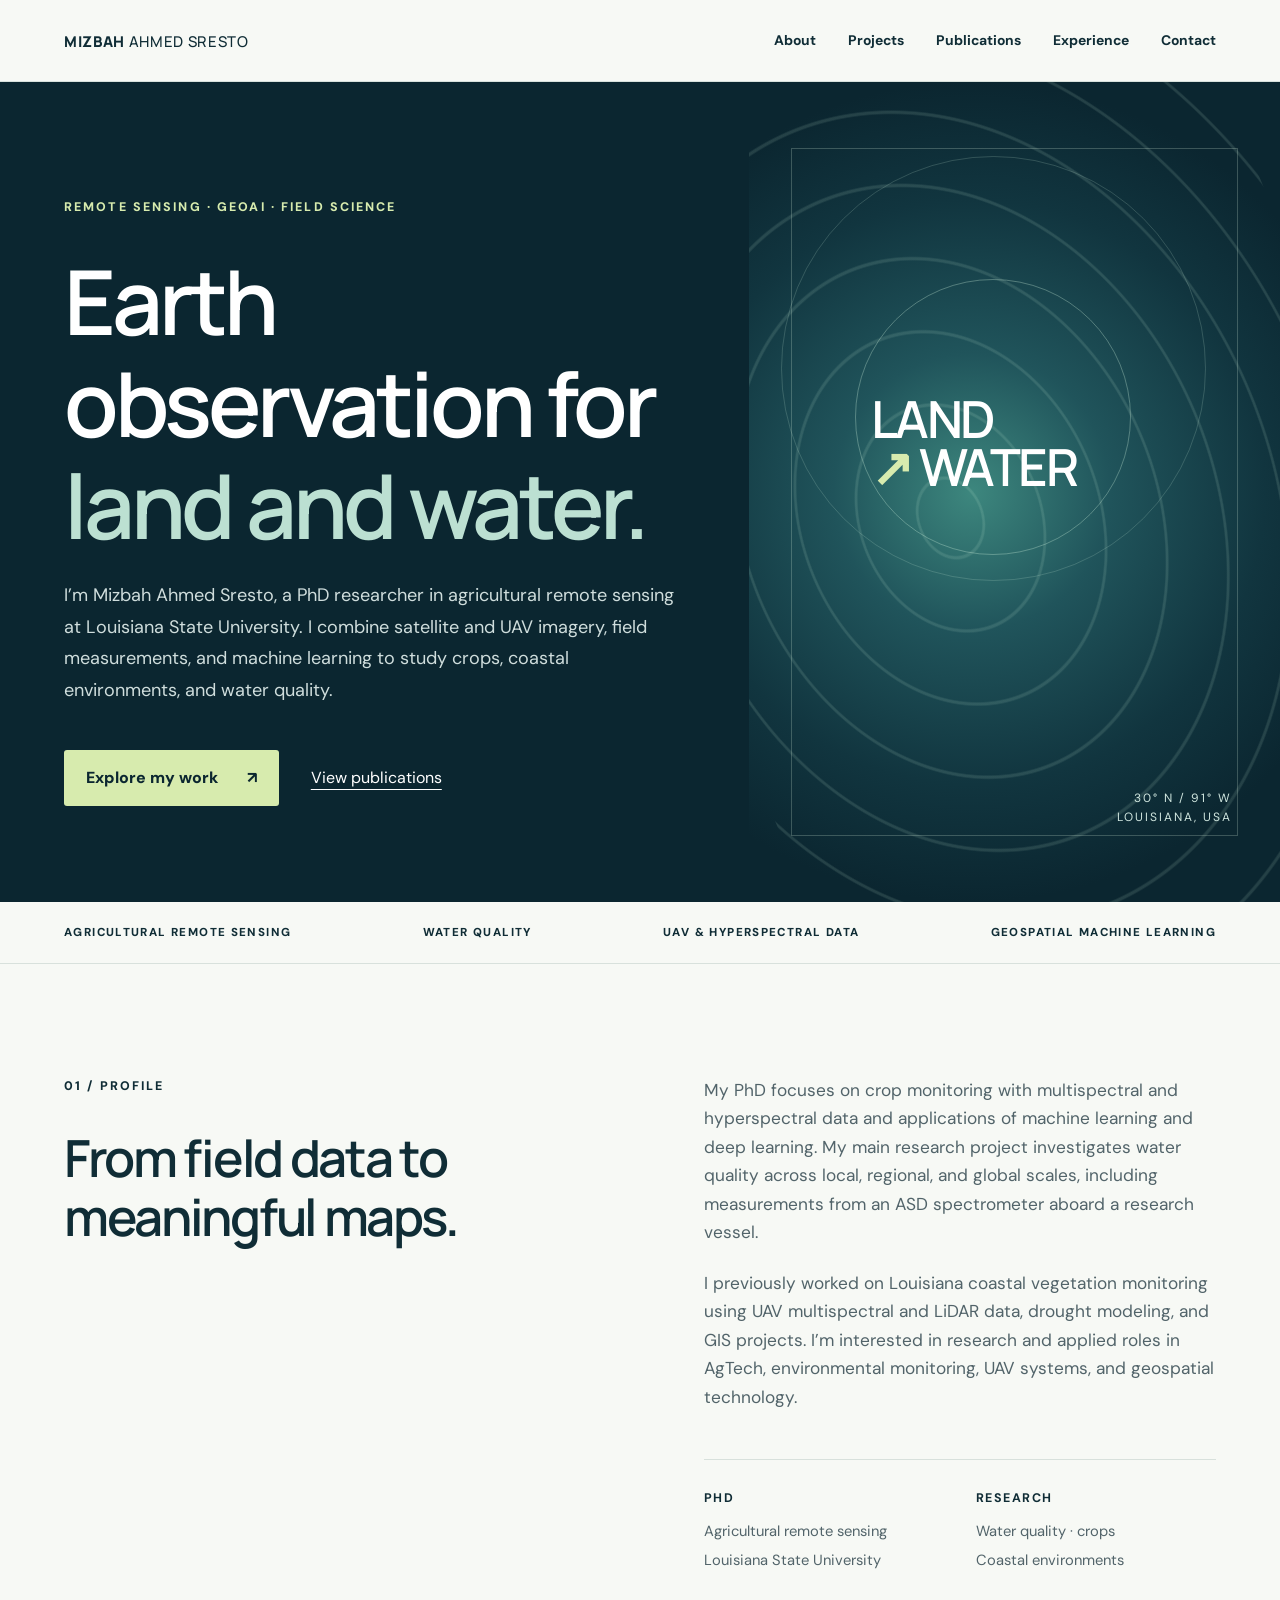
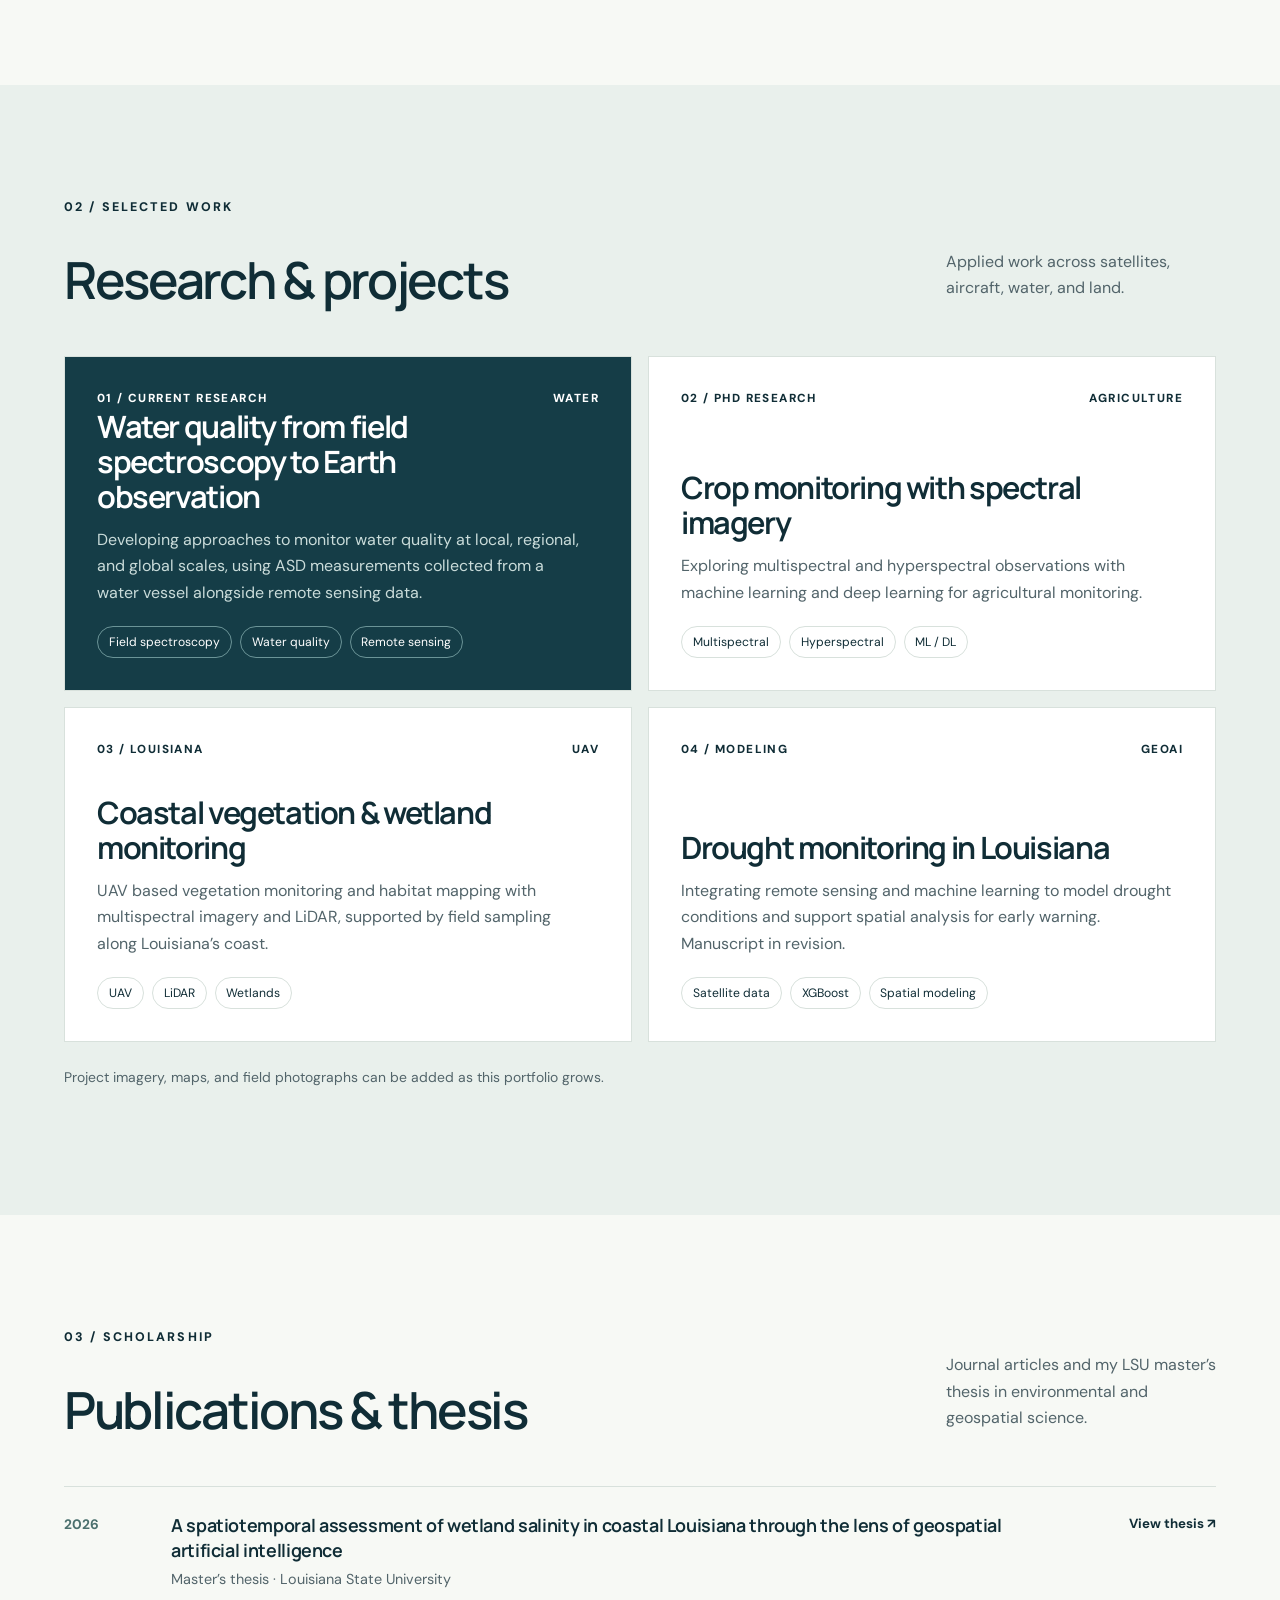
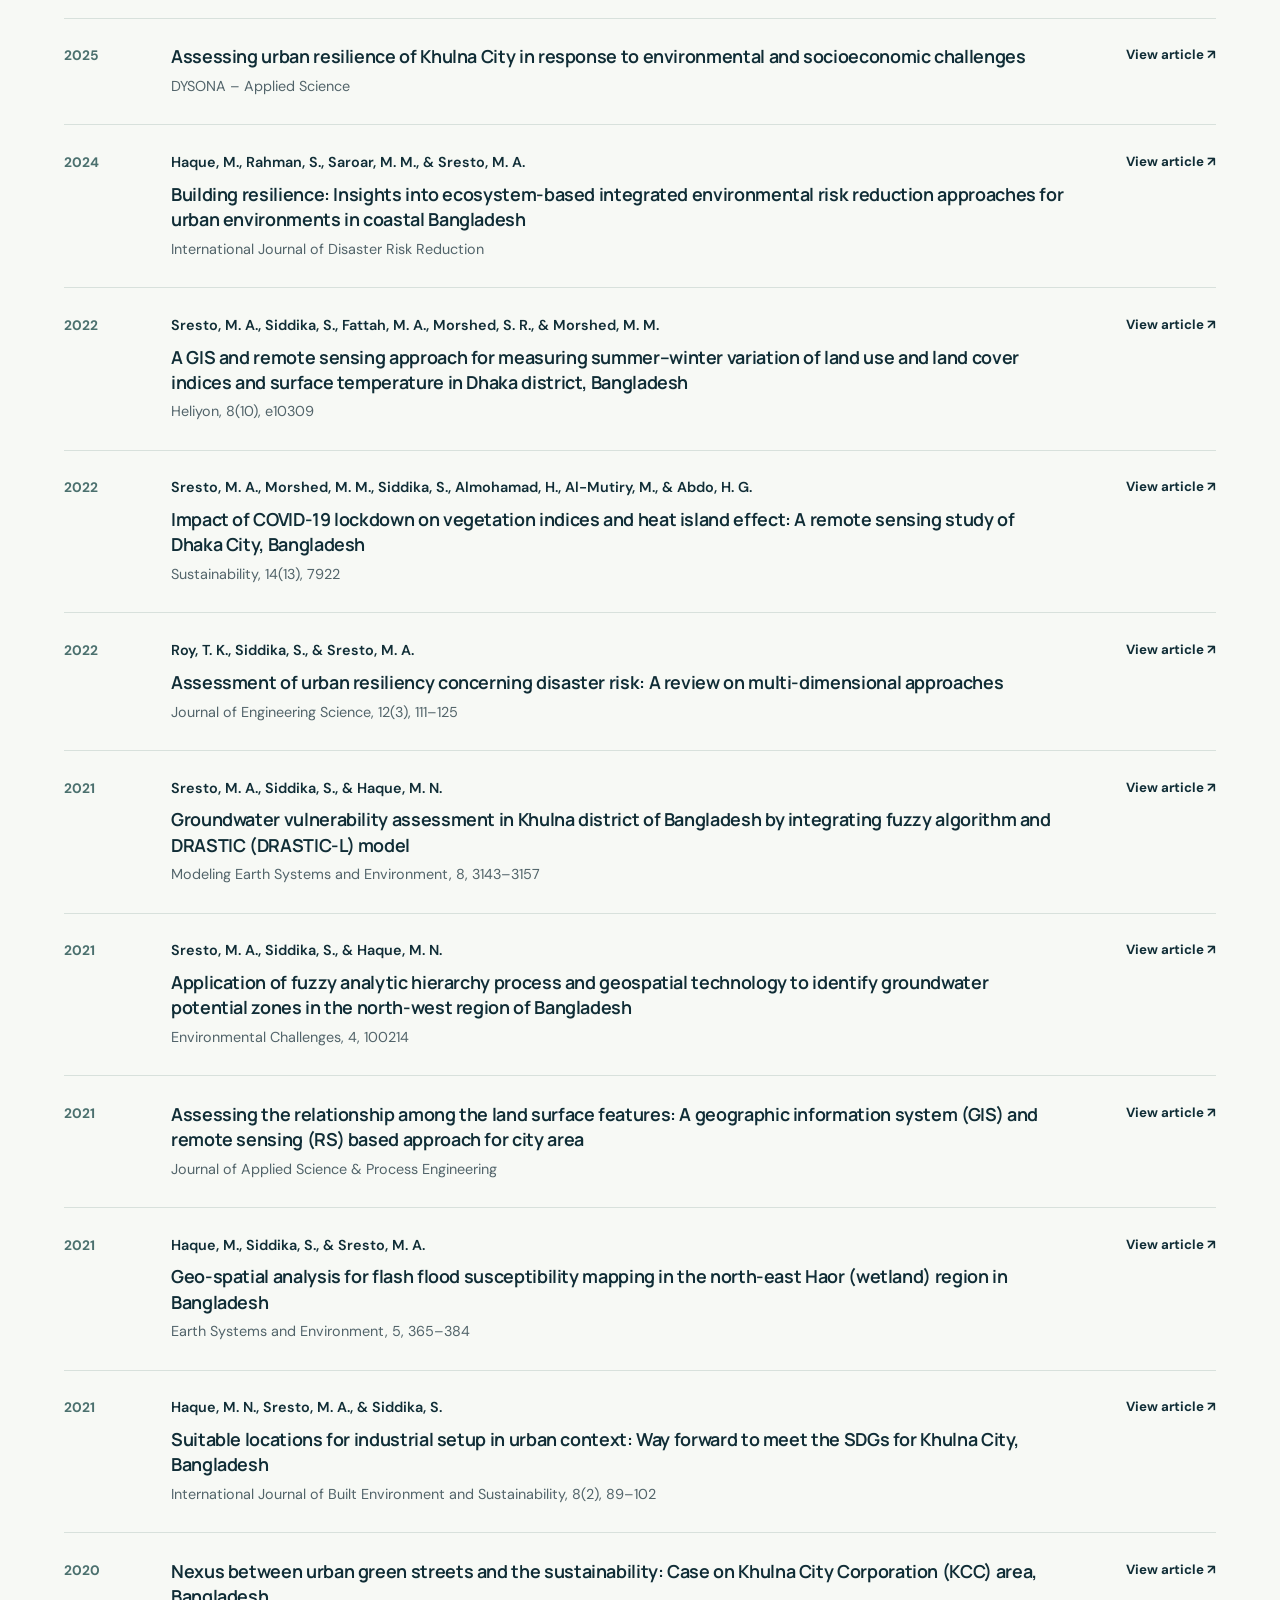
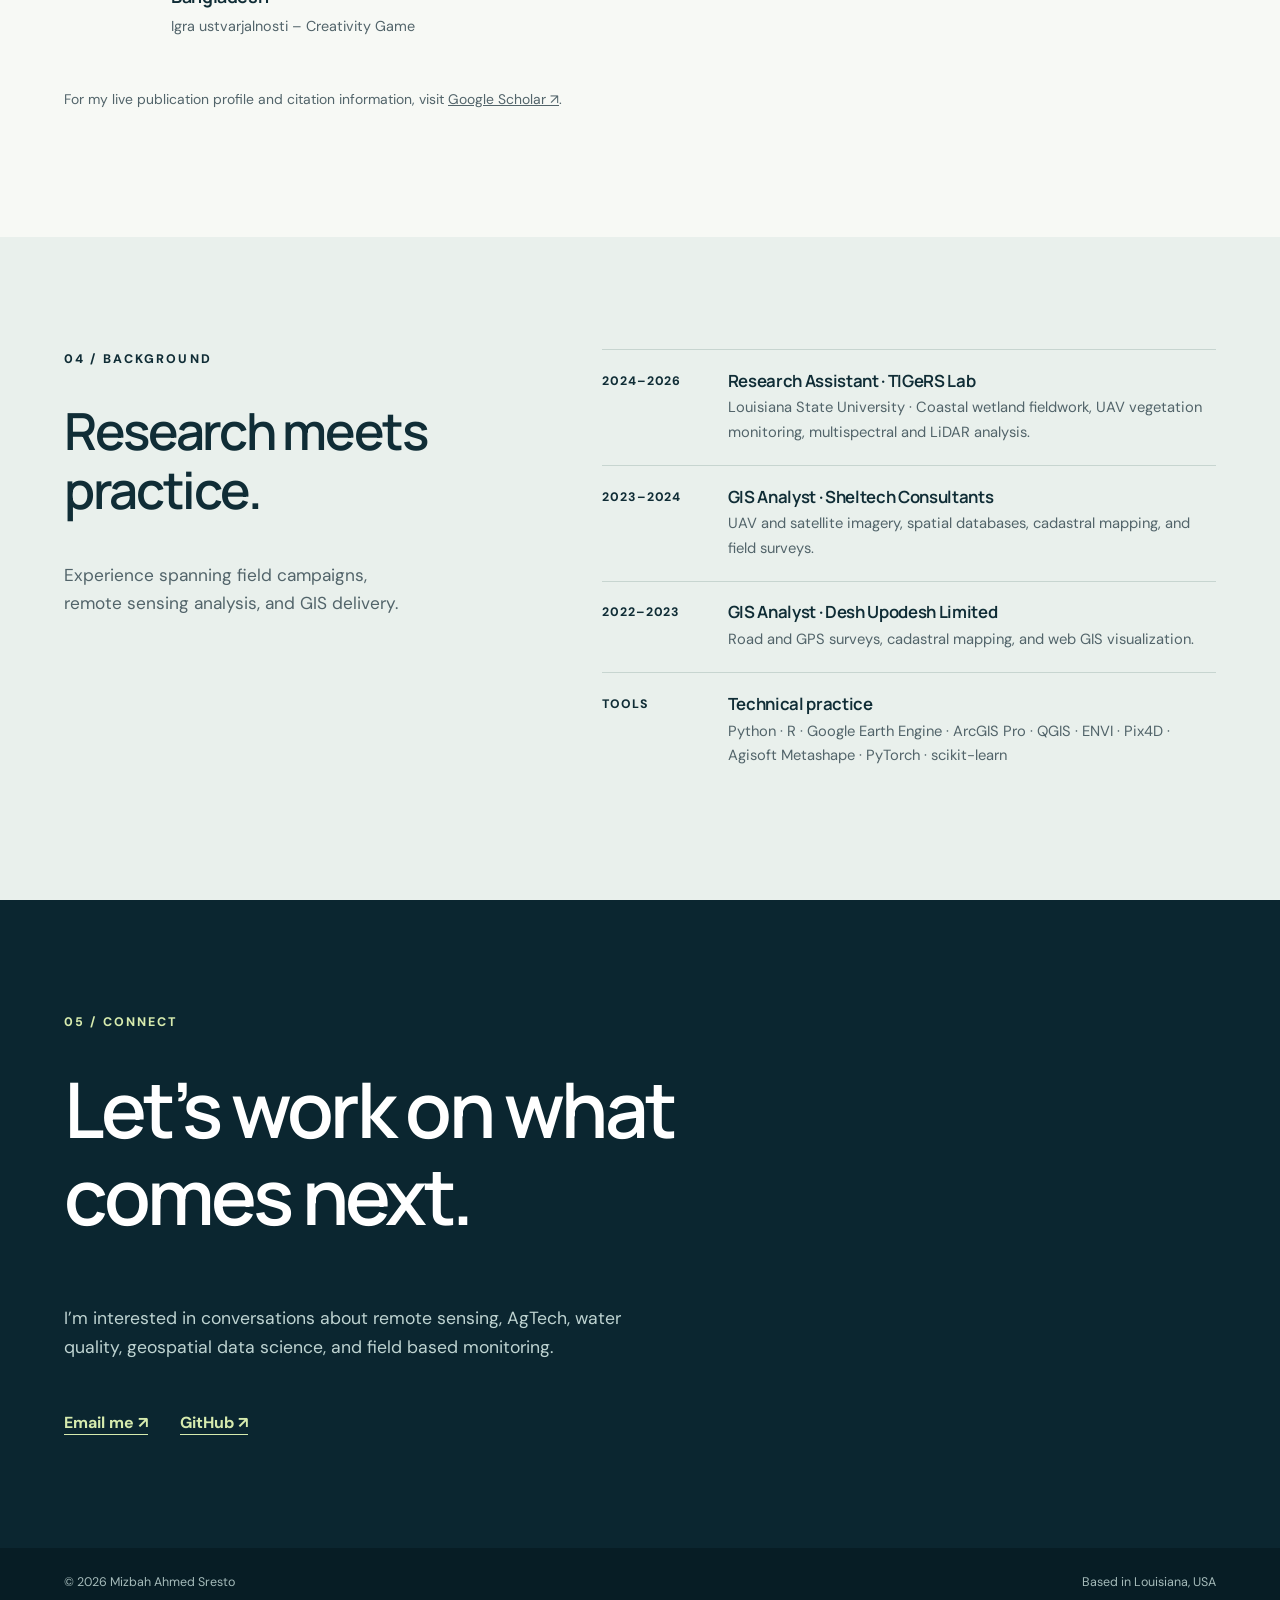
<file: Mizbah_Website_Preview.html>
<!doctype html>
<html lang="en">
<head>
  <meta charset="utf-8"><meta name="viewport" content="width=device-width, initial-scale=1">
  <meta name="description" content="Mizbah Ahmed Sresto — PhD researcher in agricultural remote sensing, geospatial data science, and water quality monitoring.">
  <title>Mizbah Ahmed Sresto | Remote Sensing & Geospatial Science</title>
  <link rel="icon" href="data:image/svg+xml,%3Csvg xmlns='http://www.w3.org/2000/svg' viewBox='0 0 64 64'%3E%3Crect width='64' height='64' rx='13' fill='%230d2934'/%3E%3Ctext x='32' y='43' text-anchor='middle' fill='%23d8ebbd' font-size='30' font-family='Arial'%3EMS%3C/text%3E%3C/svg%3E">
  <style>@import url('https://fonts.googleapis.com/css2?family=DM+Sans:wght@400;500;600;700&family=Manrope:wght@400;500;600;700;800&display=swap');
:root{--ink:#102d36;--muted:#52646a;--paper:#f7f9f5;--line:#d8e1dc;--deep:#0b2630;--lime:#d7ebae;--aqua:#aedbd4}*{box-sizing:border-box}html{scroll-behavior:smooth}body{margin:0;background:var(--paper);color:var(--ink);font-family:'DM Sans',Arial,sans-serif;font-size:16px;line-height:1.65}a{color:inherit}button{font:inherit}h1,h2,h3,p{margin-top:0}h1,h2,h3{font-family:Manrope,Arial,sans-serif;line-height:1.14;letter-spacing:-.045em}h1{font-size:clamp(3.35rem,7vw,7.2rem);font-weight:600;margin-bottom:1.5rem}h1 em{font-style:normal;color:#bce0d2}h2{font-size:clamp(2.25rem,4vw,4.2rem);font-weight:600}h3{font-size:1.42rem;font-weight:650}.site-header{height:82px;display:flex;align-items:center;justify-content:space-between;padding:0 max(5vw,24px);background:var(--paper);position:relative;z-index:3;border-bottom:1px solid var(--line)}.brand{text-decoration:none;font:800 .93rem Manrope,Arial,sans-serif;letter-spacing:.045em}.brand span{font-weight:500}.site-header nav{display:flex;gap:2rem}.site-header nav a{text-decoration:none;font-size:.87rem;font-weight:700}.site-header nav a:hover,.text-link:hover{color:#2d7c71}.menu-toggle{display:none}.hero{min-height:670px;display:grid;grid-template-columns:1.17fr .83fr;background:var(--deep);color:#fff;overflow:hidden}.hero-copy{padding:clamp(5rem,9vw,10rem) 5vw 6rem;max-width:930px}.eyebrow{font-size:.78rem;letter-spacing:.17em;font-weight:800;margin-bottom:2rem}.hero .eyebrow{color:var(--lime)}.intro{max-width:610px;color:#cfdddc;font-size:1.13rem;line-height:1.75}.hero-actions{display:flex;align-items:center;gap:2rem;margin-top:2.7rem}.button{background:var(--lime);color:var(--deep);padding:.93rem 1.35rem;text-decoration:none;font-weight:800;border-radius:3px}.button span{margin-left:1.6rem}.button:hover{background:#f1f8da}.text-link{color:#fff;text-underline-offset:6px}.hero-art{position:relative;min-height:570px;background:radial-gradient(circle at 42% 50%,#3d877e 0%,#20545b 27%,#11353f 57%,#0b2630 80%);overflow:hidden}.hero-art:before{content:'';position:absolute;inset:0;background:repeating-radial-gradient(ellipse at 40% 50%,transparent 0 23px,rgba(206,242,217,.13) 24px 25px,transparent 26px 45px);transform:rotate(-22deg) scale(1.3)}.hero-art:after{content:'';position:absolute;inset:8%;border:1px solid rgba(232,255,232,.22)}.orbit{position:absolute;border:1px solid rgba(207,242,220,.32);border-radius:50%;width:52%;aspect-ratio:1;top:24%;left:20%}.orbit-two{width:80%;top:9%;left:6%;border-color:rgba(207,242,220,.18)}.hero-mark{position:absolute;top:38%;left:23%;font:600 clamp(2rem,4vw,4.5rem)/.95 Manrope,Arial,sans-serif;letter-spacing:-.05em}.hero-mark span{color:var(--lime)}.coordinates{position:absolute;bottom:9%;right:9%;font-size:.75rem;letter-spacing:.17em;text-align:right;color:#d0e6df}.ticker{display:flex;gap:2.5rem;justify-content:space-between;padding:1.3rem 5vw;border-bottom:1px solid var(--line);font-size:.72rem;font-weight:800;letter-spacing:.12em;flex-wrap:wrap}.section{padding:7rem 5vw;scroll-margin-top:1rem}.about{display:grid;grid-template-columns:1fr 1fr;gap:10vw}.body-copy{color:var(--muted);font-size:1.08rem}.body-copy p{margin-bottom:1.4rem}.mini-grid{display:grid;grid-template-columns:1fr 1fr;gap:2rem;margin-top:3rem;border-top:1px solid var(--line);padding-top:1.7rem}.mini-grid strong{display:block;color:var(--ink);font-size:.78rem;letter-spacing:.12em;text-transform:uppercase;margin-bottom:.5rem}.mini-grid span{font-size:.92rem}.projects{background:#e9f0ec}.section-heading{display:flex;justify-content:space-between;gap:3rem;align-items:end;margin-bottom:3rem}.section-heading h2{margin-bottom:0}.section-heading>p{max-width:270px;color:var(--muted);margin-bottom:.4rem}.project-grid{display:grid;grid-template-columns:repeat(2,1fr);gap:1rem}.project-card{min-height:335px;padding:2rem;display:flex;flex-direction:column;justify-content:space-between;background:#fff;border:1px solid var(--line)}.project-card.featured{background:#153d47;color:#fff}.project-top{display:flex;justify-content:space-between;gap:1rem;font-size:.73rem;font-weight:800;letter-spacing:.12em}.project-card h3{max-width:450px;font-size:clamp(1.65rem,2.4vw,2.5rem);margin-bottom:.8rem}.project-card p{max-width:490px;margin-bottom:1.25rem;color:var(--muted)}.project-card.featured p{color:#cadcda}.tags{display:flex;flex-wrap:wrap;gap:.5rem}.tags span{font-size:.76rem;border:1px solid var(--line);border-radius:30px;padding:.32rem .68rem}.featured .tags span{border-color:#6b9497}.project-note,.subnote{font-size:.87rem;color:var(--muted);margin-top:1.5rem}.publication{display:grid;grid-template-columns:75px 1fr 120px;gap:2rem;border-top:1px solid var(--line);padding:1.6rem 0;align-items:start}.publication>span{font-size:.86rem;font-weight:700;color:#4b706e}.publication h3{font-size:1.12rem;line-height:1.4;letter-spacing:-.02em;margin-bottom:.35rem}.publication p{font-size:.9rem;color:var(--muted);margin:0}.publication a{font-size:.83rem;font-weight:700;text-decoration:none;text-align:right}.publication a:hover{text-decoration:underline}.experience{background:#e9f0ec;display:grid;grid-template-columns:.8fr 1.2fr;gap:10vw}.experience .body-copy{max-width:360px}.timeline>div{display:grid;grid-template-columns:110px 1fr;gap:1rem;padding:1.3rem 0;border-top:1px solid #c7d5d0}.timeline span{font-size:.77rem;font-weight:800;letter-spacing:.08em}.timeline h3{font-size:1.05rem;letter-spacing:-.02em;margin-bottom:.35rem}.timeline p{font-size:.92rem;color:var(--muted);margin:0}.contact{background:var(--deep);color:#fff;padding:7rem 5vw;scroll-margin-top:1rem}.contact .eyebrow{color:var(--lime)}.contact h2{max-width:790px;font-size:clamp(2.8rem,6vw,6rem)}.contact p:not(.eyebrow){color:#bed3d1;max-width:560px;font-size:1.1rem}.contact-links{display:flex;gap:2rem;margin-top:3rem}.contact-links a{color:var(--lime);font-weight:700;text-underline-offset:6px}footer{background:#071d25;color:#a5bbba;padding:1.5rem 5vw;display:flex;justify-content:space-between;font-size:.78rem}@media(max-width:850px){.site-header nav{gap:1rem}.hero{grid-template-columns:1fr}.hero-copy{padding:6rem 5vw 4rem}.hero-art{min-height:340px}.hero-mark{top:30%}.about,.experience{grid-template-columns:1fr;gap:2rem}.section{padding:5rem 5vw}}@media(max-width:620px){.site-header{height:70px}.brand{font-size:.78rem}.brand span{display:none}.menu-toggle{display:block;background:transparent;color:var(--ink);border:1px solid var(--line);padding:.4rem .7rem}.site-header nav{display:none;position:absolute;top:70px;left:0;right:0;background:var(--paper);padding:1.5rem 5vw;flex-direction:column;box-shadow:0 12px 18px #102d3620}.site-header nav.open{display:flex}.hero{min-height:0}.hero-copy{padding:5rem 6vw 4rem}h1{font-size:clamp(3rem,13vw,5rem)}.hero-actions{gap:1.2rem;flex-wrap:wrap}.hero-art{min-height:260px}.hero-mark{left:25%}.ticker{gap:.7rem 1.3rem}.section{padding:4.5rem 6vw}.section-heading{display:block}.section-heading>p{margin-top:1.4rem}.project-grid{grid-template-columns:1fr}.project-card{min-height:300px}.publication{grid-template-columns:50px 1fr;gap:.5rem 1rem}.publication a{grid-column:2;text-align:left}.timeline>div{grid-template-columns:80px 1fr}.contact{padding:5rem 6vw}footer{padding:1.5rem 6vw;gap:1rem;flex-wrap:wrap}}
.publication .publication-authors{color:var(--ink);font-weight:600;margin-bottom:.45rem}
</style>
</head>
<body>
  <header class="site-header"><a class="brand" href="#top">MIZBAH <span>AHMED SRESTO</span></a><button class="menu-toggle" aria-label="Open navigation" aria-expanded="false">Menu</button><nav aria-label="Main navigation"><a href="#about">About</a><a href="#work">Projects</a><a href="#publications">Publications</a><a href="#experience">Experience</a><a href="#contact">Contact</a></nav></header>
  <main id="top">
    <section class="hero"><div class="hero-copy"><p class="eyebrow">REMOTE SENSING · GEOAI · FIELD SCIENCE</p><h1>Earth observation for <em>land and water.</em></h1><p class="intro">I’m Mizbah Ahmed Sresto, a PhD researcher in agricultural remote sensing at Louisiana State University. I combine satellite and UAV imagery, field measurements, and machine learning to study crops, coastal environments, and water quality.</p><div class="hero-actions"><a class="button" href="#work">Explore my work <span aria-hidden="true">↗</span></a><a class="text-link" href="#publications">View publications</a></div></div><div class="hero-art" aria-hidden="true"><div class="orbit orbit-one"></div><div class="orbit orbit-two"></div><div class="hero-mark">LAND<br><span>↗</span> WATER</div><div class="coordinates">30° N / 91° W<br>LOUISIANA, USA</div></div></section>
    <section class="ticker" aria-label="Focus areas"><span>AGRICULTURAL REMOTE SENSING</span><span>WATER QUALITY</span><span>UAV & HYPERSPECTRAL DATA</span><span>GEOSPATIAL MACHINE LEARNING</span></section>
    <section id="about" class="section about"><div><p class="eyebrow">01 / PROFILE</p><h2>From field data to meaningful maps.</h2></div><div class="body-copy"><p>My PhD focuses on crop monitoring with multispectral and hyperspectral data and applications of machine learning and deep learning. My main research project investigates water quality across local, regional, and global scales, including measurements from an ASD spectrometer aboard a research vessel.</p><p>I previously worked on Louisiana coastal vegetation monitoring using UAV multispectral and LiDAR data, drought modeling, and GIS projects. I’m interested in research and applied roles in AgTech, environmental monitoring, UAV systems, and geospatial technology.</p><div class="mini-grid"><div><strong>PhD</strong><span>Agricultural remote sensing<br>Louisiana State University</span></div><div><strong>Research</strong><span>Water quality · crops<br>Coastal environments</span></div></div></div></section>
    <section id="work" class="section projects"><div class="section-heading"><div><p class="eyebrow">02 / SELECTED WORK</p><h2>Research & projects</h2></div><p>Applied work across satellites, aircraft, water, and land.</p></div><div class="project-grid"><article class="project-card featured"><div class="project-top"><span>01 / CURRENT RESEARCH</span><span>WATER</span></div><div><h3>Water quality from field spectroscopy to Earth observation</h3><p>Developing approaches to monitor water quality at local, regional, and global scales, using ASD measurements collected from a water vessel alongside remote sensing data.</p><div class="tags"><span>Field spectroscopy</span><span>Water quality</span><span>Remote sensing</span></div></div></article><article class="project-card"><div class="project-top"><span>02 / PHD RESEARCH</span><span>AGRICULTURE</span></div><div><h3>Crop monitoring with spectral imagery</h3><p>Exploring multispectral and hyperspectral observations with machine learning and deep learning for agricultural monitoring.</p><div class="tags"><span>Multispectral</span><span>Hyperspectral</span><span>ML / DL</span></div></div></article><article class="project-card"><div class="project-top"><span>03 / LOUISIANA</span><span>UAV</span></div><div><h3>Coastal vegetation & wetland monitoring</h3><p>UAV based vegetation monitoring and habitat mapping with multispectral imagery and LiDAR, supported by field sampling along Louisiana’s coast.</p><div class="tags"><span>UAV</span><span>LiDAR</span><span>Wetlands</span></div></div></article><article class="project-card"><div class="project-top"><span>04 / MODELING</span><span>GEOAI</span></div><div><h3>Drought monitoring in Louisiana</h3><p>Integrating remote sensing and machine learning to model drought conditions and support spatial analysis for early warning. Manuscript in revision.</p><div class="tags"><span>Satellite data</span><span>XGBoost</span><span>Spatial modeling</span></div></div></article></div><p class="project-note">Project imagery, maps, and field photographs can be added as this portfolio grows.</p></section>
    <section id="publications" class="section publications"><div class="section-heading"><div><p class="eyebrow">03 / SCHOLARSHIP</p><h2>Publications & thesis</h2></div><p>Journal articles and my LSU master’s thesis in environmental and geospatial science.</p></div><div id="publication-list">
<article class="publication"><span>2026</span><div><h3>A spatiotemporal assessment of wetland salinity in coastal Louisiana through the lens of geospatial artificial intelligence</h3><p>Master’s thesis · Louisiana State University</p></div><a href="https://repository.lsu.edu/gradschool_theses/6343/" target="_blank" rel="noopener noreferrer">View thesis ↗</a></article>
<article class="publication"><span>2025</span><div><h3>Assessing urban resilience of Khulna City in response to environmental and socioeconomic challenges</h3><p>DYSONA – Applied Science</p></div><a href="https://doi.org/10.30493/DAS.2024.481910" target="_blank" rel="noopener noreferrer">View article ↗</a></article>
<article class="publication"><span>2024</span><div><p class="publication-authors">Haque, M., Rahman, S., Saroar, M. M., &amp; Sresto, M. A.</p><h3>Building resilience: Insights into ecosystem-based integrated environmental risk reduction approaches for urban environments in coastal Bangladesh</h3><p>International Journal of Disaster Risk Reduction</p></div><a href="https://doi.org/10.1016/j.ijdrr.2024.104660" target="_blank" rel="noopener noreferrer">View article ↗</a></article>
<article class="publication"><span>2022</span><div><p class="publication-authors">Sresto, M. A., Siddika, S., Fattah, M. A., Morshed, S. R., &amp; Morshed, M. M.</p><h3>A GIS and remote sensing approach for measuring summer–winter variation of land use and land cover indices and surface temperature in Dhaka district, Bangladesh</h3><p>Heliyon, 8(10), e10309</p></div><a href="https://doi.org/10.1016/j.heliyon.2022.e10309" target="_blank" rel="noopener noreferrer">View article ↗</a></article>
<article class="publication"><span>2022</span><div><p class="publication-authors">Sresto, M. A., Morshed, M. M., Siddika, S., Almohamad, H., Al-Mutiry, M., &amp; Abdo, H. G.</p><h3>Impact of COVID-19 lockdown on vegetation indices and heat island effect: A remote sensing study of Dhaka City, Bangladesh</h3><p>Sustainability, 14(13), 7922</p></div><a href="https://doi.org/10.3390/su14137922" target="_blank" rel="noopener noreferrer">View article ↗</a></article>
<article class="publication"><span>2022</span><div><p class="publication-authors">Roy, T. K., Siddika, S., &amp; Sresto, M. A.</p><h3>Assessment of urban resiliency concerning disaster risk: A review on multi-dimensional approaches</h3><p>Journal of Engineering Science, 12(3), 111–125</p></div><a href="https://doi.org/10.3329/jes.v12i3.57484" target="_blank" rel="noopener noreferrer">View article ↗</a></article>
<article class="publication"><span>2021</span><div><p class="publication-authors">Sresto, M. A., Siddika, S., &amp; Haque, M. N.</p><h3>Groundwater vulnerability assessment in Khulna district of Bangladesh by integrating fuzzy algorithm and DRASTIC (DRASTIC-L) model</h3><p>Modeling Earth Systems and Environment, 8, 3143–3157</p></div><a href="https://doi.org/10.1007/s40808-021-01270-w" target="_blank" rel="noopener noreferrer">View article ↗</a></article>
<article class="publication"><span>2021</span><div><p class="publication-authors">Sresto, M. A., Siddika, S., &amp; Haque, M. N.</p><h3>Application of fuzzy analytic hierarchy process and geospatial technology to identify groundwater potential zones in the north-west region of Bangladesh</h3><p>Environmental Challenges, 4, 100214</p></div><a href="https://doi.org/10.1016/j.envc.2021.100214" target="_blank" rel="noopener noreferrer">View article ↗</a></article>
<article class="publication"><span>2021</span><div><h3>Assessing the relationship among the land surface features: A geographic information system (GIS) and remote sensing (RS) based approach for city area</h3><p>Journal of Applied Science &amp; Process Engineering</p></div><a href="https://doi.org/10.33736/jaspe.3616.2021" target="_blank" rel="noopener noreferrer">View article ↗</a></article>
<article class="publication"><span>2021</span><div><p class="publication-authors">Haque, M., Siddika, S., &amp; Sresto, M. A.</p><h3>Geo-spatial analysis for flash flood susceptibility mapping in the north-east Haor (wetland) region in Bangladesh</h3><p>Earth Systems and Environment, 5, 365–384</p></div><a href="https://doi.org/10.1007/s41748-021-00221-w" target="_blank" rel="noopener noreferrer">View article ↗</a></article>
<article class="publication"><span>2021</span><div><p class="publication-authors">Haque, M. N., Sresto, M. A., &amp; Siddika, S.</p><h3>Suitable locations for industrial setup in urban context: Way forward to meet the SDGs for Khulna City, Bangladesh</h3><p>International Journal of Built Environment and Sustainability, 8(2), 89–102</p></div><a href="https://doi.org/10.11113/ijbes.v8.n2.679" target="_blank" rel="noopener noreferrer">View article ↗</a></article>
<article class="publication"><span>2020</span><div><h3>Nexus between urban green streets and the sustainability: Case on Khulna City Corporation (KCC) area, Bangladesh</h3><p>Igra ustvarjalnosti – Creativity Game</p></div><a href="https://doi.org/10.15292/IU-CG.2020.08.037-045" target="_blank" rel="noopener noreferrer">View article ↗</a></article>
</div><p class="subnote">For my live publication profile and citation information, visit <a href="https://scholar.google.com/citations?user=tHsjuDQAAAAJ&hl=en" target="_blank" rel="noopener noreferrer">Google Scholar ↗</a>.</p></section>
    <section id="experience" class="section experience"><div><p class="eyebrow">04 / BACKGROUND</p><h2>Research meets practice.</h2><p class="body-copy">Experience spanning field campaigns, remote sensing analysis, and GIS delivery.</p></div><div class="timeline"><div><span>2024–2026</span><div><h3>Research Assistant · TIGeRS Lab</h3><p>Louisiana State University · Coastal wetland fieldwork, UAV vegetation monitoring, multispectral and LiDAR analysis.</p></div></div><div><span>2023–2024</span><div><h3>GIS Analyst · Sheltech Consultants</h3><p>UAV and satellite imagery, spatial databases, cadastral mapping, and field surveys.</p></div></div><div><span>2022–2023</span><div><h3>GIS Analyst · Desh Upodesh Limited</h3><p>Road and GPS surveys, cadastral mapping, and web GIS visualization.</p></div></div><div><span>TOOLS</span><div><h3>Technical practice</h3><p>Python · R · Google Earth Engine · ArcGIS Pro · QGIS · ENVI · Pix4D · Agisoft Metashape · PyTorch · scikit-learn</p></div></div></div></section>
    <section id="contact" class="contact"><p class="eyebrow">05 / CONNECT</p><h2>Let’s work on what comes next.</h2><p>I’m interested in conversations about remote sensing, AgTech, water quality, geospatial data science, and field based monitoring.</p><div class="contact-links"><a href="mailto:msrest1@lsu.edu">Email me ↗</a><a href="https://github.com/Mizbahahmed" target="_blank" rel="noopener noreferrer">GitHub ↗</a></div></section>
  </main><footer><span>© <span id="year">2026</span> Mizbah Ahmed Sresto</span><span>Based in Louisiana, USA</span></footer><script>document.querySelector('#year').textContent=new Date().getFullYear();
const button=document.querySelector('.menu-toggle'),nav=document.querySelector('.site-header nav');button.addEventListener('click',()=>{const open=button.getAttribute('aria-expanded')!=='true';button.setAttribute('aria-expanded',String(open));button.textContent=open?'Close':'Menu';nav.classList.toggle('open',open)});nav.addEventListener('click',e=>{if(e.target.closest('a')){nav.classList.remove('open');button.setAttribute('aria-expanded','false');button.textContent='Menu'}});
</script>
</body></html>
</file>
